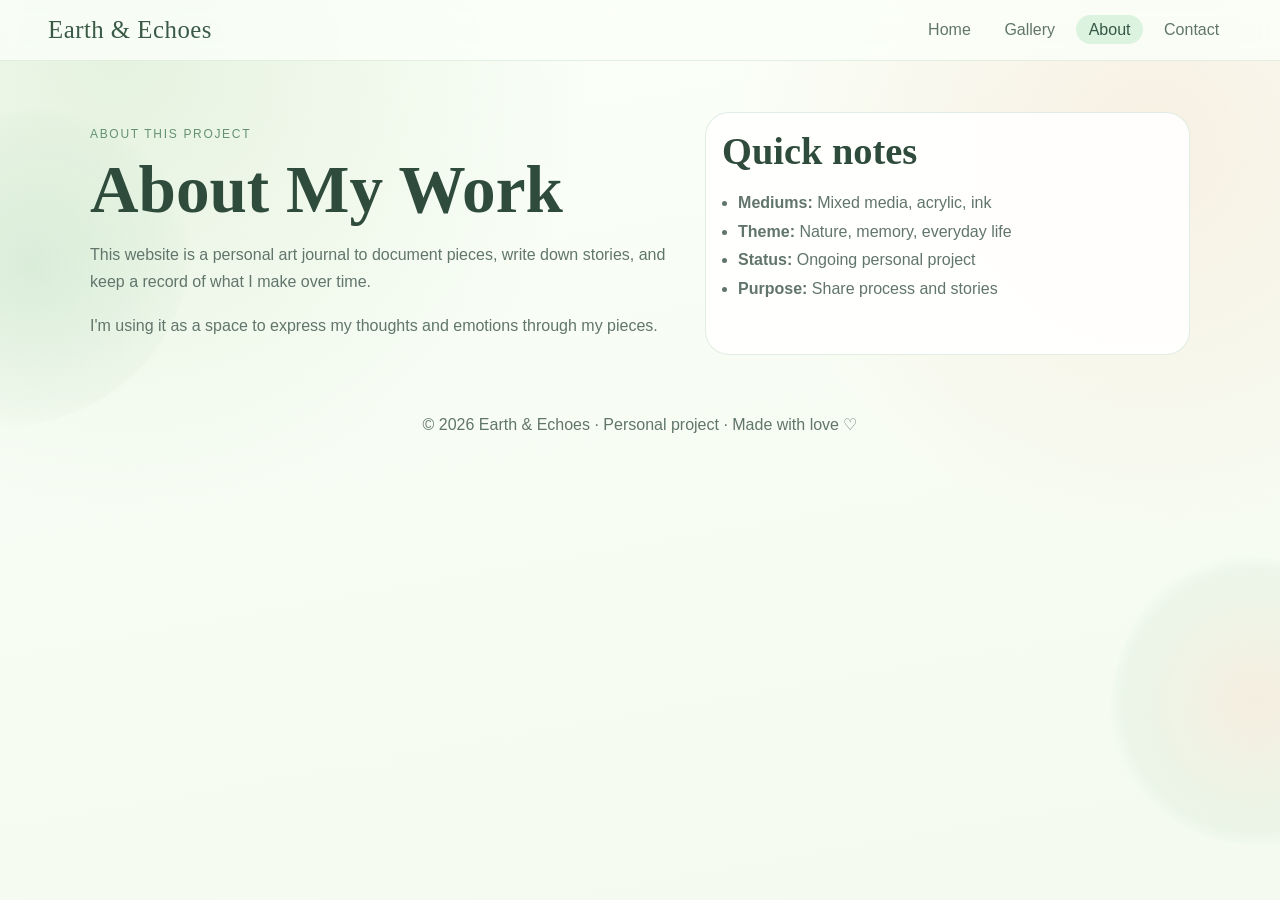
<file: about.html>
<!DOCTYPE html>
<html lang="en">
  <head>
    <meta charset="UTF-8" />
    <meta name="viewport" content="width=device-width, initial-scale=1.0" />
    <title>About | Earth & Echoes</title>
    <link rel="stylesheet" href="style.css" />
  </head>
  <body>
    <header class="site-header">
      <a class="logo" href="index.html">Earth & Echoes</a>
      <button class="menu-toggle" aria-expanded="false" aria-label="Toggle navigation">☰</button>
      <nav class="site-nav">
        <a href="index.html">Home</a>
        <a href="gallery.html">Gallery</a>
        <a href="about.html" aria-current="page">About</a>
        <a href="contact.html">Contact</a>
      </nav>
    </header>

    <main class="section reveal about-layout">
      <div>
        <p class="eyebrow">About this project</p>
        <h1>About My Work</h1>
        <p>
          This website is a personal art journal to document pieces,
          write down stories, and keep a record of what I make over time.
        </p>
        <p>
          I'm using it as a space to express my thoughts and emotions through my pieces.
        </p>
      </div>
      <aside class="about-card">
        <h2>Quick notes</h2>
        <ul>
          <li><strong>Mediums:</strong> Mixed media, acrylic, ink</li>
          <li><strong>Theme:</strong> Nature, memory, everyday life</li>
          <li><strong>Status:</strong> Ongoing personal project</li>
          <li><strong>Purpose:</strong> Share process and stories</li>
        </ul>
      </aside>
    </main>

    <footer class="site-footer">
      <p>© 2026 Earth & Echoes · Personal project · Made with love ♡</p>
    </footer>

    <script src="script.js"></script>
  </body>
</html>
</file>
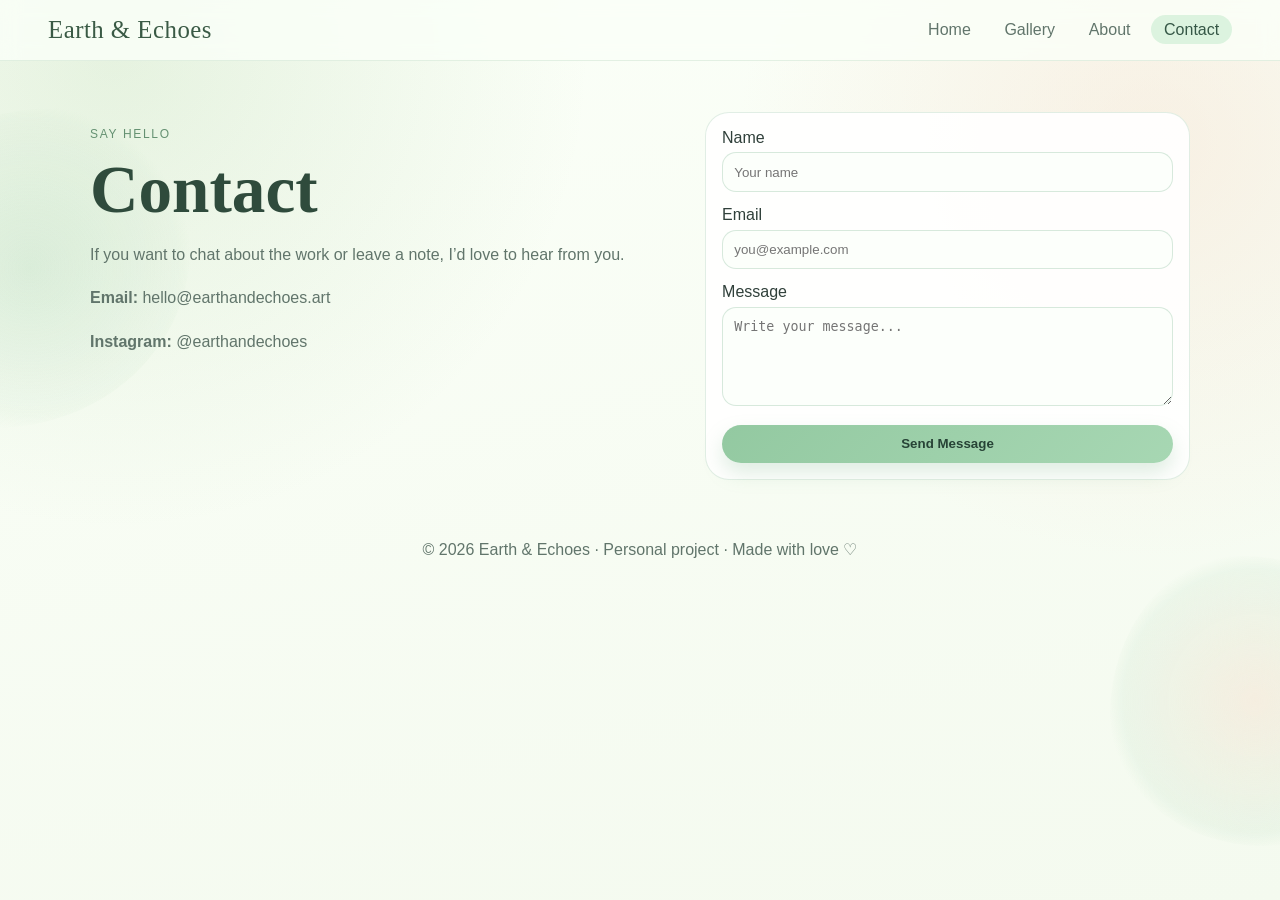
<file: contact.html>
<!DOCTYPE html>
<html lang="en">
  <head>
    <meta charset="UTF-8" />
    <meta name="viewport" content="width=device-width, initial-scale=1.0" />
    <title>Contact | Earth & Echoes</title>
    <link rel="stylesheet" href="style.css" />
  </head>
  <body>
    <header class="site-header">
      <a class="logo" href="index.html">Earth & Echoes</a>
      <button class="menu-toggle" aria-expanded="false" aria-label="Toggle navigation">☰</button>
      <nav class="site-nav">
        <a href="index.html">Home</a>
        <a href="gallery.html">Gallery</a>
        <a href="about.html">About</a>
        <a href="contact.html" aria-current="page">Contact</a>
      </nav>
    </header>

    <main class="section reveal contact-layout">
      <div>
        <p class="eyebrow">Say hello</p>
        <h1>Contact</h1>
        <p>If you want to chat about the work or leave a note, I’d love to hear from you.</p>
        <p><strong>Email:</strong> hello@earthandechoes.art</p>
        <p><strong>Instagram:</strong> @earthandechoes</p>
      </div>

      <form class="contact-form" action="#" method="post">
        <label>
          Name
          <input type="text" name="name" placeholder="Your name" required />
        </label>
        <label>
          Email
          <input type="email" name="email" placeholder="you@example.com" required />
        </label>
        <label>
          Message
          <textarea name="message" rows="5" placeholder="Write your message..." required></textarea>
        </label>
        <button class="button" type="submit">Send Message</button>
      </form>
    </main>

    <footer class="site-footer">
      <p>© 2026 Earth & Echoes · Personal project · Made with love ♡</p>
    </footer>

    <script src="script.js"></script>
  </body>
</html>
</file>
<file: style.css>
:root {
  --bg: #f4faef;
  --bg-soft: #fbfff8;
  --panel: rgba(255, 255, 255, 0.76);
  --panel-strong: rgba(255, 255, 255, 0.9);
  --text: #30403a;
  --muted: #61756b;
  --accent: #93c9a1;
  --accent-deep: #69a87f;
  --accent-soft: #dcf3df;
  --leaf: #87bb74;
  --flower: #f5dcc8;
}

* {
  box-sizing: border-box;
}

body {
  margin: 0;
  font-family: "Nunito", "Segoe UI", sans-serif;
  background:
    radial-gradient(circle at 9% 6%, rgba(135, 187, 116, 0.18), transparent 33%),
    radial-gradient(circle at 90% 16%, rgba(245, 220, 200, 0.4), transparent 30%),
    linear-gradient(170deg, var(--bg-soft), var(--bg));
  color: var(--text);
  min-height: 100vh;
  overflow-x: hidden;
}

body::before,
body::after {
  content: "";
  position: fixed;
  z-index: -1;
  pointer-events: none;
}

body::before {
  width: 320px;
  height: 320px;
  left: -130px;
  top: 12vh;
  background: radial-gradient(circle, rgba(147, 201, 161, 0.22) 0%, rgba(147, 201, 161, 0.05) 65%, transparent 72%);
  border-radius: 58% 42% 61% 39% / 43% 44% 56% 57%;
  animation: floaty 14s ease-in-out infinite alternate;
}

body::after {
  width: 290px;
  height: 290px;
  right: -120px;
  bottom: 6vh;
  background: radial-gradient(circle, rgba(245, 220, 200, 0.4) 0%, rgba(147, 201, 161, 0.1) 64%, transparent 72%);
  border-radius: 45% 55% 47% 53% / 55% 40% 60% 45%;
  animation: floaty 16s ease-in-out infinite alternate-reverse;
}

.site-header {
  position: sticky;
  top: 0;
  z-index: 25;
  display: flex;
  align-items: center;
  justify-content: space-between;
  gap: 1rem;
  padding: 0.95rem clamp(1rem, 4vw, 3rem);
  background: rgba(251, 255, 248, 0.82);
  backdrop-filter: blur(10px);
  border-bottom: 1px solid rgba(105, 168, 127, 0.17);
}

.logo {
  color: #3a5a45;
  text-decoration: none;
  font-family: "Cormorant Garamond", Georgia, serif;
  font-size: 1.55rem;
  letter-spacing: 0.02em;
}

.menu-toggle {
  display: none;
  border: 1px solid rgba(105, 168, 127, 0.4);
  background: #ffffff;
  color: #3f5f4a;
  border-radius: 999px;
  padding: 0.35rem 0.7rem;
}

.site-nav {
  display: flex;
  gap: 0.5rem;
}

.site-nav a {
  text-decoration: none;
  color: var(--muted);
  padding: 0.35rem 0.8rem;
  border-radius: 999px;
  transition: background-color 0.2s ease, color 0.2s ease;
}

.site-nav a[aria-current="page"],
.site-nav a:hover {
  color: #355746;
  background: var(--accent-soft);
}

main {
  padding: 0 clamp(1rem, 4vw, 3rem) 4rem;
}

.section {
  max-width: 1100px;
  margin: 0 auto;
  padding: 3.2rem 0 1rem;
}

.hero {
  display: grid;
  grid-template-columns: 1.05fr 0.95fr;
  gap: 2rem;
  align-items: center;
  min-height: 70vh;
}

.eyebrow {
  text-transform: uppercase;
  letter-spacing: 0.14em;
  color: #659172;
  font-size: 0.75rem;
}

h1,
h2,
h3,
blockquote {
  font-family: "Cormorant Garamond", Georgia, serif;
  color: #2f4b3c;
}

h1 {
  font-size: clamp(2.2rem, 6vw, 4.2rem);
  line-height: 1.02;
  margin: 0.35rem 0 0.9rem;
}

h2 {
  margin: 0 0 0.4rem;
  font-size: clamp(1.75rem, 3vw, 2.4rem);
}

p {
  color: var(--muted);
  line-height: 1.72;
}

.hero-art {
  height: min(66vw, 440px);
  border-radius: 38% 62% 44% 56% / 54% 39% 61% 46%;
  background:
    radial-gradient(circle at 28% 28%, rgba(255, 255, 255, 0.7), transparent 42%),
    linear-gradient(140deg, #cdeccb 0%, #f3ddca 44%, #bcdcb2 100%);
  position: relative;
  border: 1px solid rgba(105, 168, 127, 0.2);
  box-shadow: 0 20px 44px rgba(111, 149, 122, 0.24);
  animation: sway 8s ease-in-out infinite;
}

.hero-art::before,
.hero-art::after {
  content: "";
  position: absolute;
}

.hero-art::before {
  inset: 14% 16% 22% 14%;
  border-radius: 51% 49% 64% 36% / 40% 54% 46% 60%;
  border: 2px dashed rgba(103, 152, 117, 0.45);
}

.hero-art::after {
  width: 46%;
  height: 46%;
  right: 10%;
  bottom: 10%;
  border-radius: 50%;
  background: radial-gradient(circle, rgba(147, 201, 161, 0.5) 0%, rgba(255, 255, 255, 0.2) 58%, transparent 70%);
}

.hero-actions {
  margin-top: 1.5rem;
  display: flex;
  gap: 0.8rem;
  flex-wrap: wrap;
}

.button {
  display: inline-block;
  text-decoration: none;
  border: none;
  border-radius: 999px;
  padding: 0.72rem 1.2rem;
  font-weight: 700;
  background: linear-gradient(135deg, var(--accent), #a7d7b3);
  color: #274336;
  box-shadow: 0 10px 20px rgba(129, 184, 145, 0.25);
  cursor: pointer;
}

.button.ghost {
  background: #ffffff;
  border: 1px solid rgba(105, 168, 127, 0.4);
  color: #3a5a45;
  box-shadow: none;
}

.card-grid {
  margin-top: 1.1rem;
  display: grid;
  grid-template-columns: repeat(auto-fit, minmax(220px, 1fr));
  gap: 1rem;
}

.card {
  background: linear-gradient(180deg, var(--panel-strong), var(--panel));
  border: 1px solid rgba(105, 168, 127, 0.18);
  border-radius: 28px;
  overflow: hidden;
  transition: transform 0.25s ease, box-shadow 0.25s ease;
}

.card:hover {
  transform: translateY(-4px);
  box-shadow: 0 16px 30px rgba(133, 171, 142, 0.2);
}

.card img {
  width: 100%;
  height: 220px;
  object-fit: cover;
  display: block;
}

.card-body {
  padding: 0.95rem;
}

.quote {
  text-align: center;
}

blockquote {
  margin: 0;
  padding: 2rem;
  background: linear-gradient(130deg, rgba(220, 243, 223, 0.85), rgba(255, 255, 255, 0.75));
  border: 1px solid rgba(105, 168, 127, 0.2);
  border-radius: 32px;
  font-size: clamp(1.3rem, 2.6vw, 1.9rem);
}

.filters {
  margin: 1rem 0;
  display: flex;
  gap: 0.6rem;
  flex-wrap: wrap;
}

.filter {
  border: 1px solid rgba(105, 168, 127, 0.3);
  background: rgba(255, 255, 255, 0.9);
  color: #3a5a45;
  border-radius: 999px;
  padding: 0.5rem 0.95rem;
}

.filter.active {
  background: linear-gradient(135deg, var(--accent), #a7d7b3);
  color: #274336;
}

.gallery-item.hidden {
  display: none;
}


.card-link {
  display: block;
  text-decoration: none;
  color: inherit;
}

.card-link .card-body p {
  color: #4f6a5b;
  font-weight: 600;
}

.back-link {
  display: inline-block;
  margin-bottom: 0.8rem;
  color: #4e775f;
  text-decoration: none;
  font-weight: 700;
}

.artwork-layout h1 {
  margin-bottom: 1.2rem;
}

.artwork-grid {
  display: grid;
  grid-template-columns: 1.05fr 0.95fr;
  gap: 1.2rem;
}

.artwork-image-wrap,
.artwork-notes {
  background: var(--panel-strong);
  border: 1px solid rgba(105, 168, 127, 0.2);
  border-radius: 24px;
  padding: 0.9rem;
}

.artwork-image-wrap img {
  width: 100%;
  border-radius: 16px;
  display: block;
  object-fit: cover;
  max-height: 620px;
}

.artwork-notes h2 {
  margin-top: 0.1rem;
  margin-bottom: 0.5rem;
}

.about-layout,
.contact-layout {
  display: grid;
  grid-template-columns: 1.1fr 0.9fr;
  gap: 1.4rem;
}

.about-card,
.contact-form {
  background: var(--panel-strong);
  border: 1px solid rgba(105, 168, 127, 0.2);
  border-radius: 24px;
  padding: 1rem;
}

.about-card ul {
  padding-left: 1rem;
  color: var(--muted);
  line-height: 1.8;
}

.contact-form {
  display: grid;
  gap: 0.9rem;
}

input,
textarea {
  width: 100%;
  margin-top: 0.35rem;
  border-radius: 14px;
  border: 1px solid rgba(105, 168, 127, 0.25);
  background: #fcfffb;
  color: #2f4b3c;
  padding: 0.7rem;
}

.site-footer {
  text-align: center;
  padding: 1.5rem 1rem 2rem;
  color: #557264;
}

.reveal {
  opacity: 0;
  transform: translateY(22px);
  transition: opacity 0.8s ease, transform 0.8s ease;
}

.reveal.visible {
  opacity: 1;
  transform: translateY(0);
}

@keyframes floaty {
  from {
    transform: translateY(0) rotate(0deg);
  }
  to {
    transform: translateY(-14px) rotate(8deg);
  }
}

@keyframes sway {
  0%,
  100% {
    border-radius: 38% 62% 44% 56% / 54% 39% 61% 46%;
  }
  50% {
    border-radius: 46% 54% 56% 44% / 44% 56% 44% 56%;
  }
}

@media (max-width: 860px) {
  .menu-toggle {
    display: inline-block;
  }

  .site-nav {
    position: absolute;
    top: 68px;
    right: 1rem;
    flex-direction: column;
    background: rgba(251, 255, 248, 0.98);
    border: 1px solid rgba(105, 168, 127, 0.22);
    border-radius: 20px;
    padding: 0.75rem;
    display: none;
  }

  .site-nav.open {
    display: flex;
  }

  .hero,
  .about-layout,
  .contact-layout,
  .artwork-grid {
    grid-template-columns: 1fr;
  }

  .hero-art {
    max-width: 520px;
    margin-inline: auto;
  }
}
</file>
